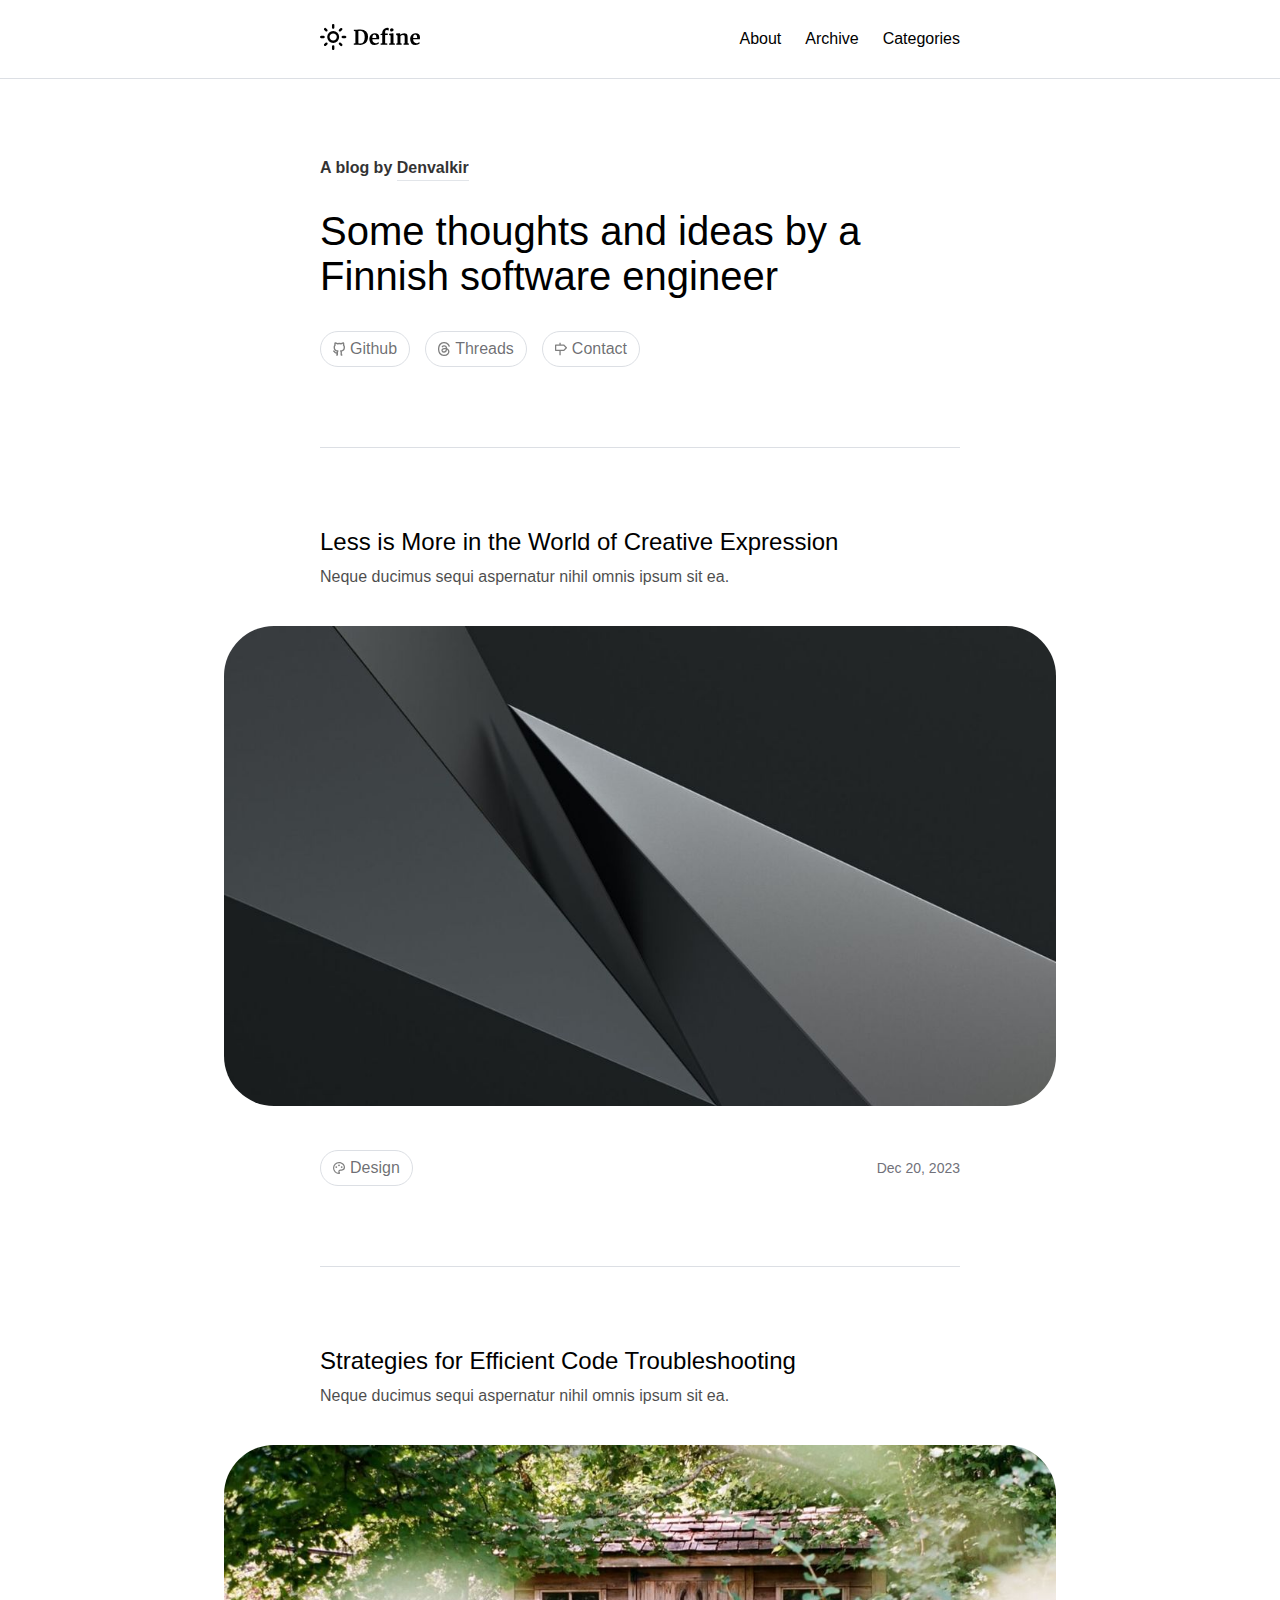
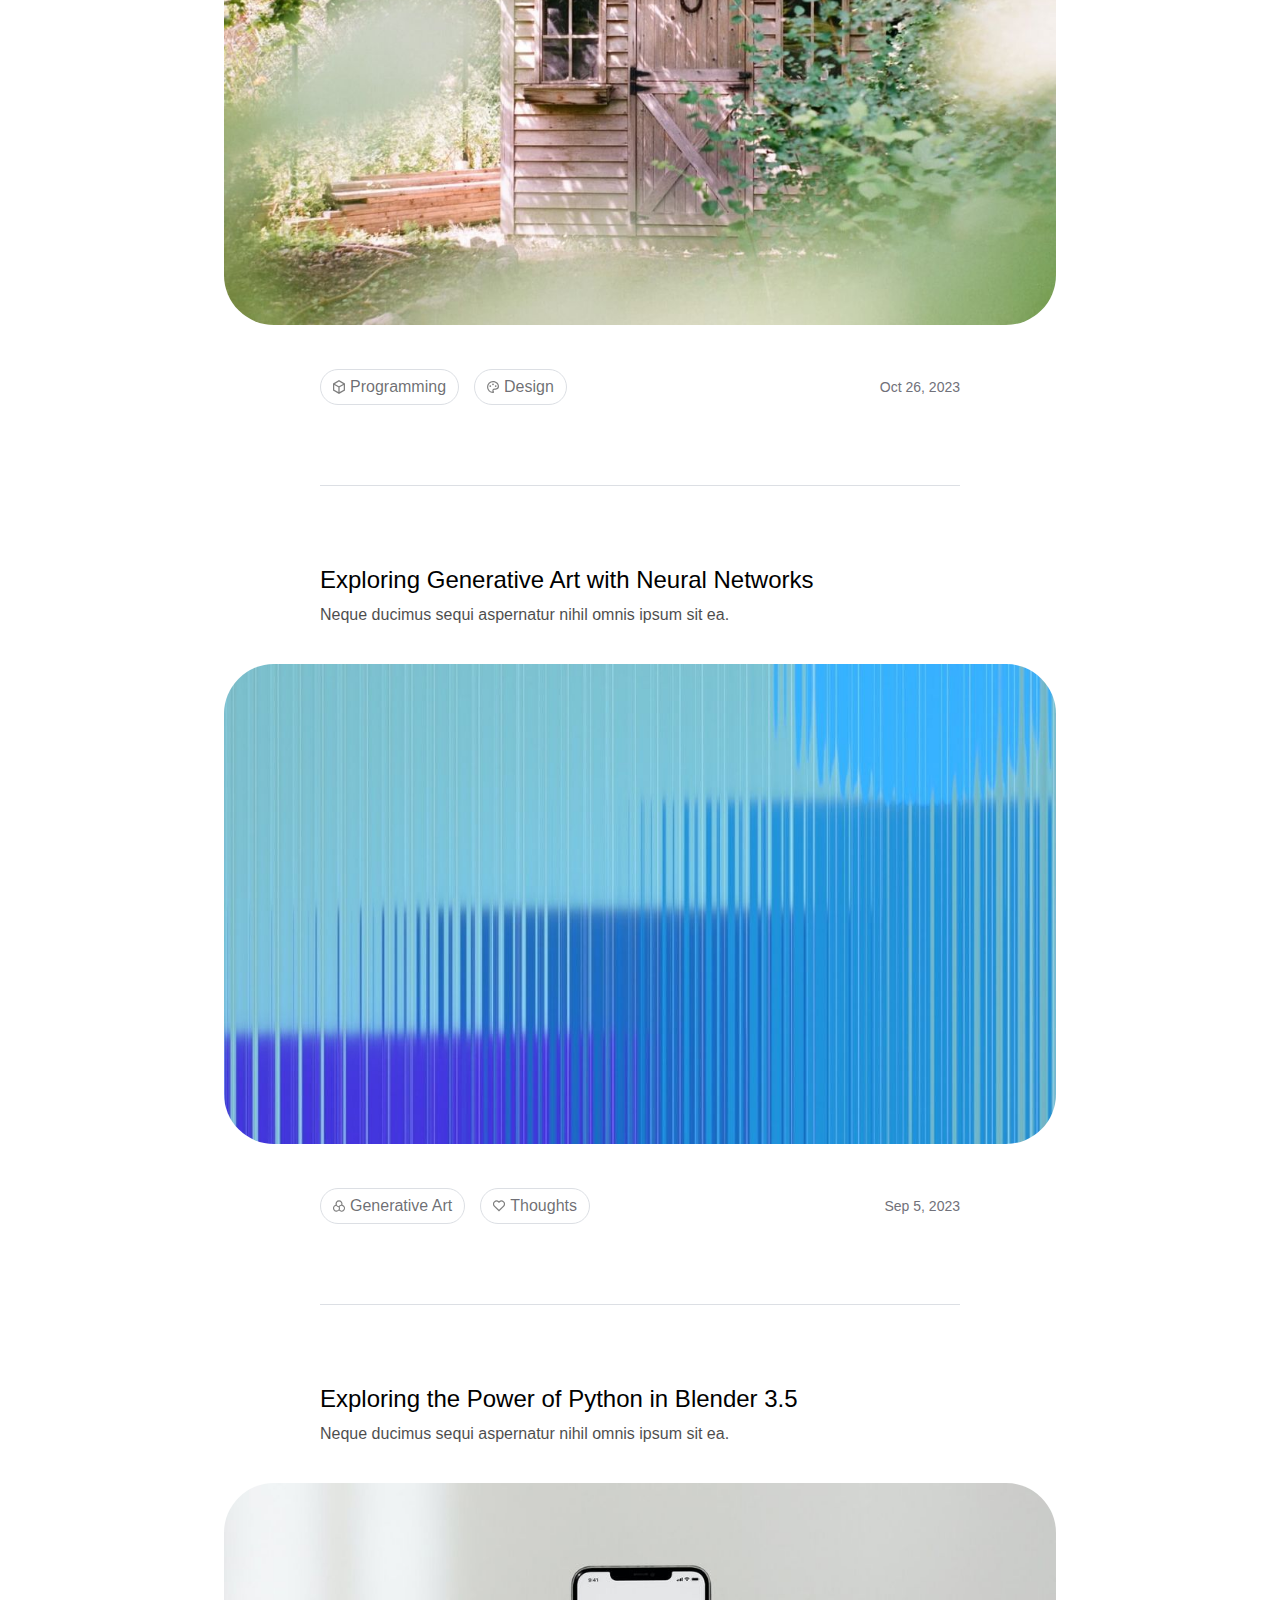
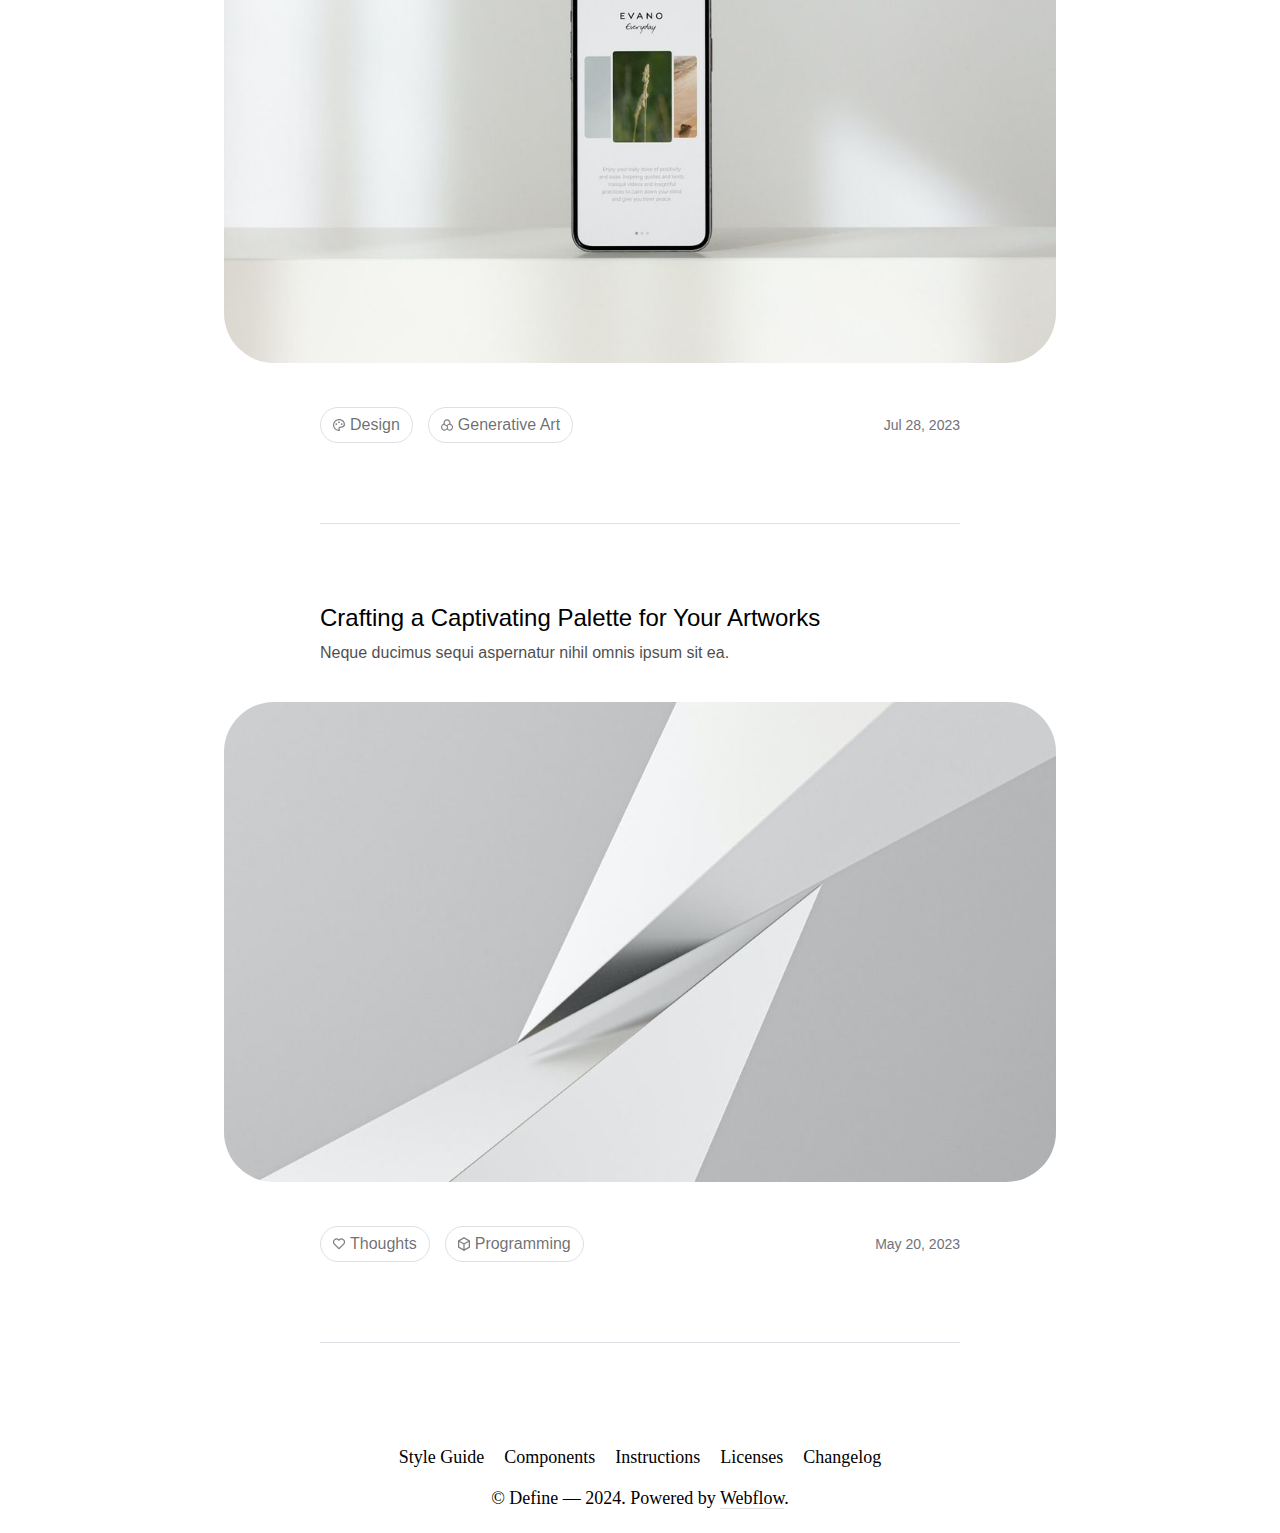
<file: index.html>
<!DOCTYPE html>
<html lang="ru">
  <head>
    <meta charset="UTF-8" />
    <meta name="viewport" content="width=device-width, initial-scale=1.0" />
    <title>Define</title>

    <link rel="stylesheet" href="/style/style.css" />
    <link rel="stylesheet" href="/style/header.css" />
    <link rel="stylesheet" href="/style/footer.css" />
    <link rel="stylesheet" href="/style/main.css" />
  </head>
  <body>
    <header class="header">
      <div class="header-container">
        <div>
          <a href="/"
            ><img src="images/svg-logo/logo-define.svg" alt="Define" />
          </a>
        </div>
        <div>
          <ul>
            <li><a href="about.html">About</a></li>
            <li><a href="index.html">Archive</a></li>
            <li><a href="index.html">Categories</a></li>
          </ul>
        </div>
      </div>
    </header>
    <main class="main-container">
      <div class="index-headpage-post">
        <h4 class="title-index-headpage-post">
          A blog by <a href="https://github.com/Denvalkir">Denvalkir</a>
        </h4>
        <p class="description-index-headpage-post">
          Some thoughts and ideas by a Finnish software engineer
        </p>
        <div class="icon-down-post">
          <a href="https://github.com/"
            ><img
              src="/images/svg-logo/icon__github.svg"
              alt="Github"
            />Github</a
          >
          <a href="https://threads.net/"
            ><img
              src="/images/svg-logo/icon__threads.svg"
              alt="Threads"
            />Threads</a
          >
          <a href="mailto:youremail@email.com?subject=Define%20-%20Contact"
            ><img
              src="/images/svg-logo/icon__email.svg"
              alt="Contact"
            />Contact</a
          >
        </div>
      </div>
      <div class="index-other-post">
        <div class="title-description-post">
          <h2 class="title-post">
            Less is More in the World of Creative Expression
          </h2>
          <p class="description-post">
            Neque ducimus sequi aspernatur nihil omnis ipsum sit ea.
          </p>
        </div>
        <div>
          <img class="img-post" src="/images/img__1-post-1080.jpg" alt="" />
        </div>
        <div class="icon-and-date-down-post">
          <div class="icon-down-post">
            <a href="https://define-template.webflow.io/category/design"
              ><img
                src="images/svg-logo/icon__design.svg"
                alt="Design"
              />Design</a
            >
          </div>
          <div class="date-down-post">
            <p>Dec 20, 2023</p>
          </div>
        </div>
      </div>
      <div class="index-other-post">
        <div class="title-description-post">
          <h2 class="title-post">
            Strategies for Efficient Code Troubleshooting
          </h2>
          <p class="description-post">
            Neque ducimus sequi aspernatur nihil omnis ipsum sit ea.
          </p>
        </div>
        <div>
          <img class="img-post" src="/images/img__2-post-1080.jpg" alt="" />
        </div>
        <div class="icon-and-date-down-post">
          <div class="icon-down-post">
            <a href="https://define-template.webflow.io/category/programming"
              ><img
                src="images/svg-logo/icon__programming.svg"
                alt="Programming"
              />Programming</a
            >
            <a href="https://define-template.webflow.io/category/design"
              ><img
                src="images/svg-logo/icon__design.svg"
                alt="Design"
              />Design</a
            >
          </div>
          <div>
            <p class="date-down-post">Oct 26, 2023</p>
          </div>
        </div>
      </div>
      <div class="index-other-post">
        <div class="title-description-post">
          <h2 class="title-post">
            Exploring Generative Art with Neural Networks
          </h2>
          <p class="description-post">
            Neque ducimus sequi aspernatur nihil omnis ipsum sit ea.
          </p>
        </div>
        <div>
          <img class="img-post" src="/images/img__3-post-1080.jpg" alt="" />
        </div>
        <div class="icon-and-date-down-post">
          <div class="icon-down-post">
            <a href="https://define-template.webflow.io/category/generative-art"
              ><img
                src="images/svg-logo/icon__generative.svg"
                alt="Generative Art"
              />Generative Art</a
            >
            <a href="https://define-template.webflow.io/category/thoughts"
              ><img
                src="images/svg-logo/icon__thoughts.svg"
                alt="Thoughts"
              />Thoughts</a
            >
          </div>
          <div>
            <p class="date-down-post">Sep 5, 2023</p>
          </div>
        </div>
      </div>
      <div class="index-other-post">
        <div class="title-description-post">
          <h2 class="title-post">
            Exploring the Power of Python in Blender 3.5
          </h2>
          <p class="description-post">
            Neque ducimus sequi aspernatur nihil omnis ipsum sit ea.
          </p>
        </div>
        <div>
          <img class="img-post" src="/images/img__4-post-1080.jpg" alt="" />
        </div>
        <div class="icon-and-date-down-post">
          <div class="icon-down-post">
            <a href="https://define-template.webflow.io/category/design">
              <img
                src="images/svg-logo/icon__design.svg"
                alt="Design"
              />Design</a
            >
            <a href="https://define-template.webflow.io/category/generative-art"
              ><img
                src="images/svg-logo/icon__generative.svg"
                alt="Generative Art"
              />Generative Art</a
            >
          </div>
          <div>
            <p class="date-down-post">Jul 28, 2023</p>
          </div>
        </div>
      </div>
      <div class="index-other-post">
        <div class="title-description-post">
          <h2 class="title-post">
            Crafting a Captivating Palette for Your Artworks
          </h2>
          <p class="description-post">
            Neque ducimus sequi aspernatur nihil omnis ipsum sit ea.
          </p>
        </div>
        <div>
          <img class="img-post" src="/images/img__5-post-1080.jpg" alt="" />
        </div>
        <div class="icon-and-date-down-post">
          <div class="icon-down-post">
            <a href="https://define-template.webflow.io/category/thoughts"
              ><img
                src="images/svg-logo/icon__thoughts.svg"
                alt="Thoughts"
              />Thoughts</a
            >
            <a href="https://define-template.webflow.io/category/programming"
              ><img
                src="images/svg-logo/icon__programming.svg"
                alt="Programming"
              />Programming</a
            >
          </div>
          <div>
            <p class="date-down-post">May 20, 2023</p>
          </div>
        </div>
      </div>
    </main>
    <footer>
      <div>
        <ul class="footer-nav">
          <li>
            <a href="/">Style Guide</a>
          </li>
          <li>
            <a href="/">Components</a>
          </li>
          <li><a href="/">Instructions</a></li>
          <li><a href="/">Licenses</a></li>
          <li><a href="/">Changelog</a></li>
        </ul>
      </div>
      <div class="powered-by">
        <p>© Define — 2024. Powered by <a href="">Webflow</a>.</p>
      </div>
    </footer>
  </body>
</html>
</file>
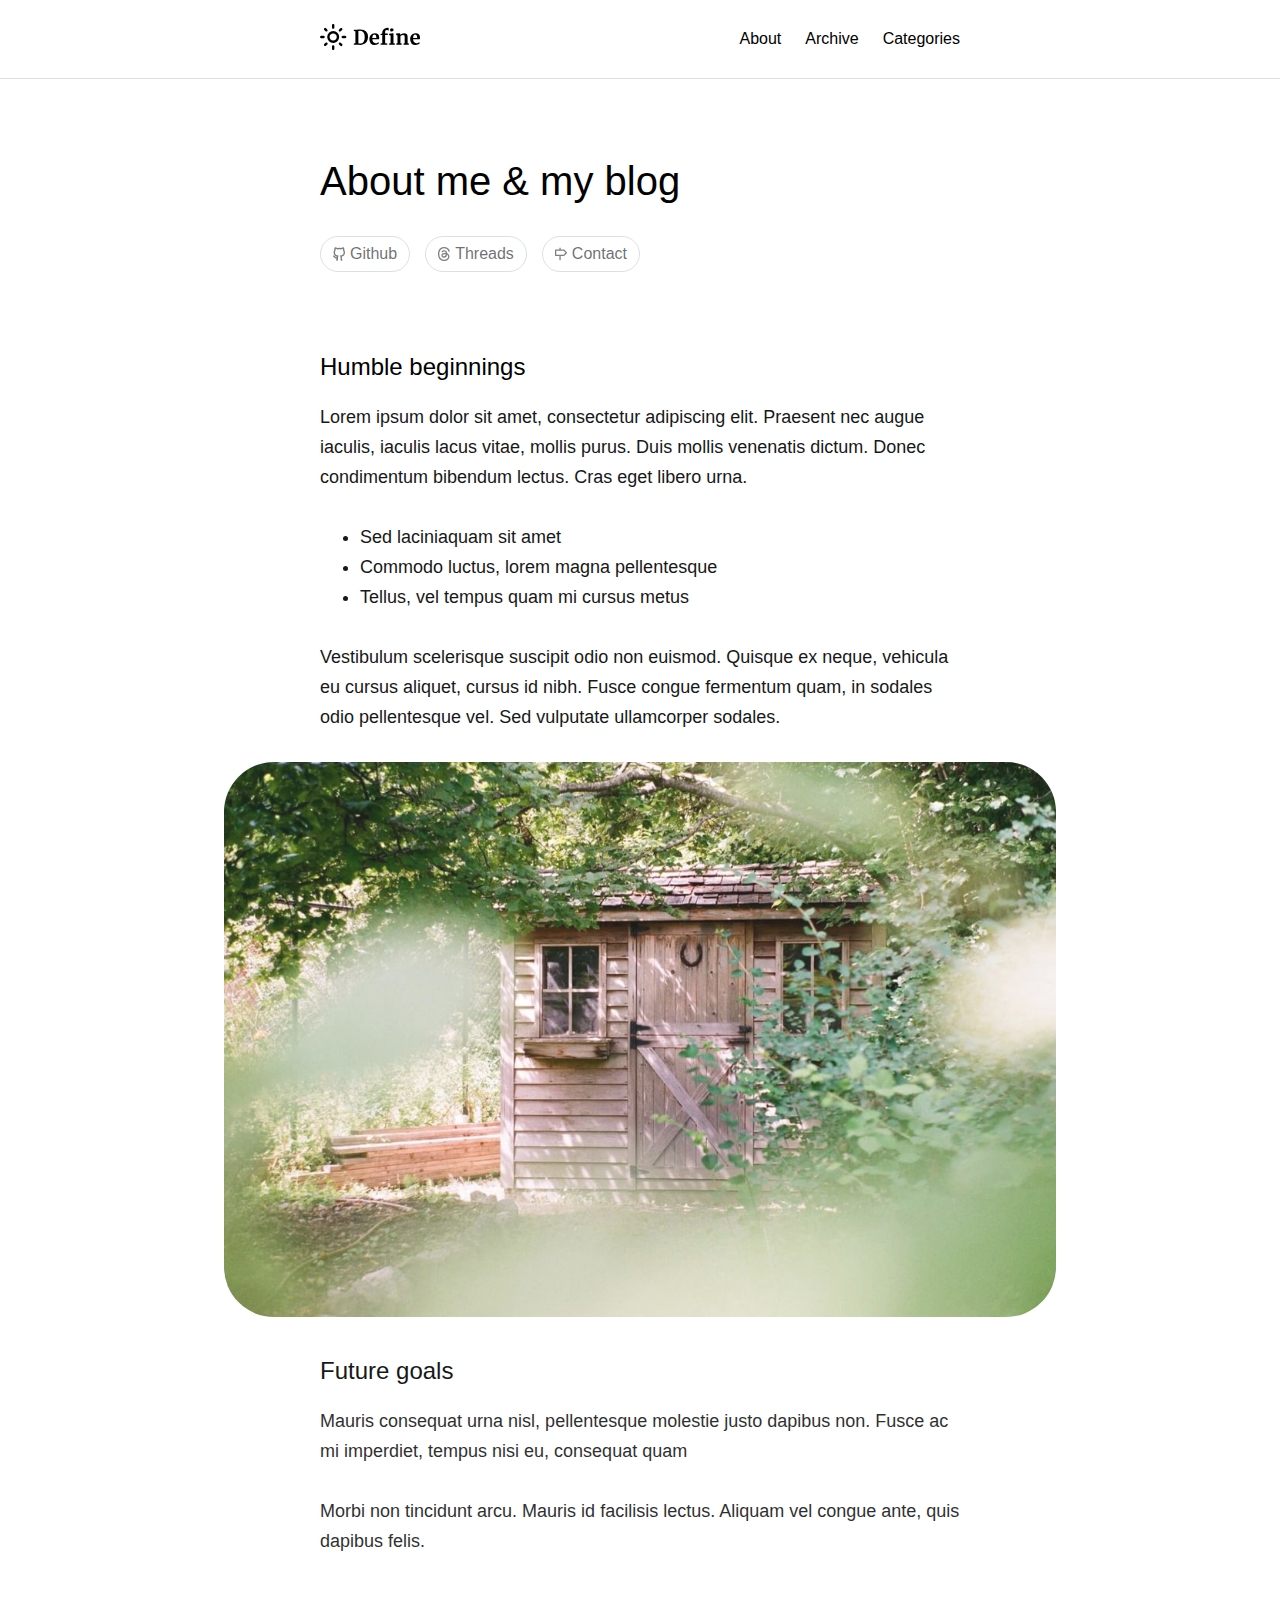
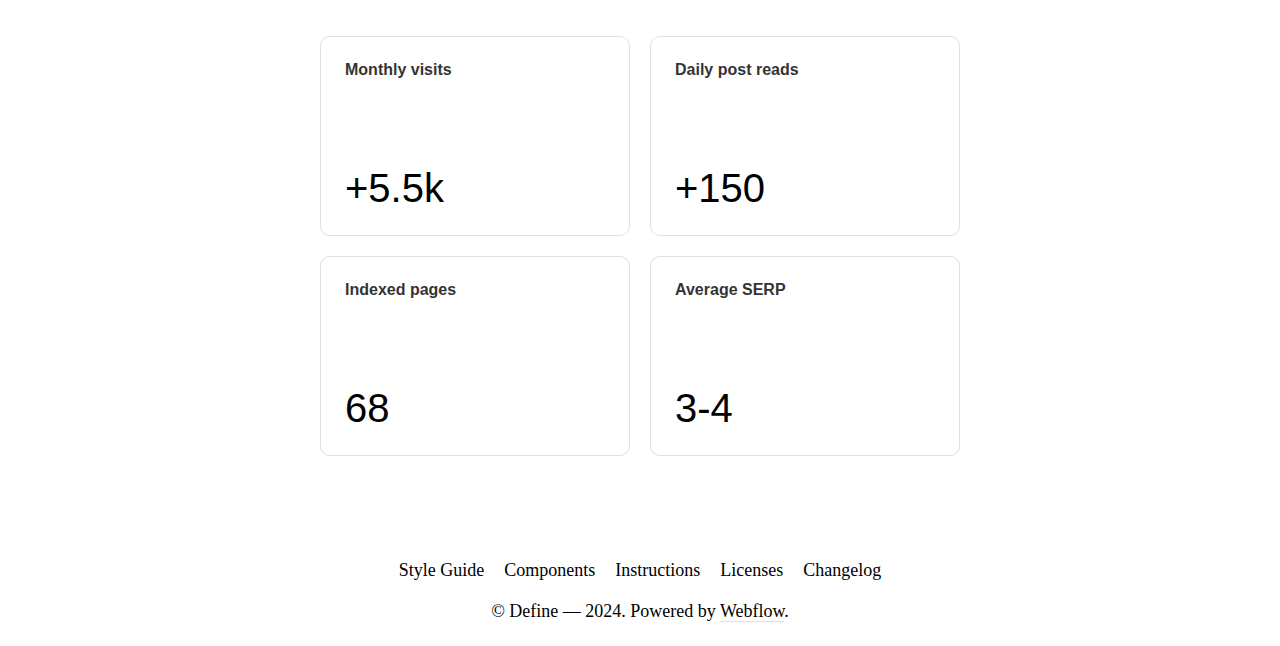
<file: about.html>
<!DOCTYPE html>
<html lang="ru">
  <head>
    <meta charset="UTF-8" />
    <meta name="viewport" content="width=device-width, initial-scale=1.0" />
    <title>About</title>

    <link rel="stylesheet" href="/style/style.css" />
    <link rel="stylesheet" href="/style/header.css" />
    <link rel="stylesheet" href="/style/footer.css" />
    <link rel="stylesheet" href="/style/main.css" />
  </head>
  <body>
    <header class="header">
      <div class="header-container">
        <div>
          <a href="/"
            ><img src="images/svg-logo/logo-define.svg" alt="Define" />
          </a>
        </div>
        <div>
          <ul>
            <li><a href="about.html">About</a></li>
            <li><a href="index.html">Archive</a></li>
            <li><a href="index.html">Categories</a></li>
          </ul>
        </div>
      </div>
    </header>
    <main class="main-container">
      <div class="about-headpage-post">
        <p class="title-about-headpage-post">About me & my blog</p>
        <div class="icon-down-post">
          <a href="https://github.com/"
            ><img
              src="/images/svg-logo/icon__github.svg"
              alt="Github"
            />Github</a
          >
          <a href="https://threads.net/"
            ><img
              src="/images/svg-logo/icon__threads.svg"
              alt="Threads"
            />Threads</a
          >
          <a href="mailto:youremail@email.com?subject=Define%20-%20Contact"
            ><img
              src="/images/svg-logo/icon__email.svg"
              alt="Contact"
            />Contact</a
          >
        </div>
      </div>
      <div class="about-post">
        <div class="title-about-post"><p>Humble beginnings</p></div>
        <div class="description-about-post">
          <div>
            <p>
              Lorem ipsum dolor sit amet, consectetur adipiscing elit. Praesent
              nec augue iaculis, iaculis lacus vitae, mollis purus. Duis mollis
              venenatis dictum. Donec condimentum bibendum lectus. Cras eget
              libero urna.
            </p>
          </div>
          <div>
            <ul class="ul-list">
              <li>
                <p>Sed laciniaquam sit amet</p>
              </li>
              <li>
                <p>Commodo luctus, lorem magna pellentesque</p>
              </li>
              <li>
                <p>Tellus, vel tempus quam mi cursus metus</p>
              </li>
            </ul>
          </div>
          <div>
            <p>
              Vestibulum scelerisque suscipit odio non euismod. Quisque ex
              neque, vehicula eu cursus aliquet, cursus id nibh. Fusce congue
              fermentum quam, in sodales odio pellentesque vel. Sed vulputate
              ullamcorper sodales.
            </p>
          </div>
          <div>
            <img
              class="img-about-post"
              src="/images/img__2-post-1080.jpg"
              alt=""
            />
          </div>
          <div class="future-goals-title-description">
            <div class="future-goals-title">
              <p>Future goals</p>
            </div>
            <div class="future-goals-description">
              <p>
                Mauris consequat urna nisl, pellentesque molestie justo dapibus
                non. Fusce ac mi imperdiet, tempus nisi eu, consequat quam
              </p>
              <p>
                Morbi non tincidunt arcu. Mauris id facilisis lectus. Aliquam
                vel congue ante, quis dapibus felis.
              </p>
            </div>
          </div>
        </div>
      </div>
      <div class="info-post">
        <div class="monthly-visits-and-daily-post-reads">
          <div class="monthly-visits">
            <h4>Monthly visits</h4>
            <p>+5.5k</p>
          </div>
          <div class="daily-post-reads">
            <h4>Daily post reads</h4>
            <p>+150</p>
          </div>
        </div>
        <div class="indexed-pages-and-average-serp">
          <div class="indexed-pages">
            <h4>Indexed pages</h4>
            <p>68</p>
          </div>
          <div class="average-serp">
            <h4>Average SERP</h4>
            <p>3-4</p>
          </div>
        </div>
      </div>
    </main>
    <footer>
      <div>
        <ul class="footer-nav">
          <li>
            <a href="/">Style Guide</a>
          </li>
          <li>
            <a href="/">Components</a>
          </li>
          <li><a href="/">Instructions</a></li>
          <li><a href="/">Licenses</a></li>
          <li><a href="/">Changelog</a></li>
        </ul>
      </div>
      <div class="powered-by">
        <p>© Define — 2024. Powered by <a href="">Webflow</a>.</p>
      </div>
    </footer>
  </body>
</html>
</file>
<file: style/style.css>
* {
  padding: 0;
  margin: 0;
  box-sizing: border-box;

  --container-padding-header: 24px 0px;
  --container-padding-main: 80px 0;
  --container-padding-footer: 24px;

  --border-down: #dcdfe4;

  text-decoration: none;

  img {
    width: 100%;
  }
}
</file>
<file: style/header.css>
header {
  border-bottom: 1px solid var(--border-down);

  .header-container {
    padding: var(--container-padding-header);
    display: flex;
    justify-content: space-between;
    font-family: Inter, sans-serif;
    align-items: center;
    width: 100%;
    max-width: 640px;
    margin-left: auto;
    margin-right: auto;
  }

  img {
    width: 100px;
  }

  a {
    color: black;
    list-style-type: none;
  }
}
.header ul {
  display: flex;
  font-size: 16px;
  gap: 24px;
  list-style-type: none;
}
</file>
<file: style/footer.css>
footer {
  display: flex;
  flex-direction: column;
  gap: 20px;
  padding: 24px;

  .footer-nav {
    color: black;
    display: flex;
    flex-direction: row;
    font-size: 18px;
    justify-content: center;
    gap: 20px;
    list-style-type: none;
  }

  a {
    color: black;
  }
}

.powered-by {
  display: flex;
  justify-content: center;
  font-size: 18px;
  padding-bottom: 0px;

  a {
    border-bottom: 1px solid #dcdfe4;
  }
}
</file>
<file: style/main.css>
/*  Index page - css */

.main-container {
  padding: var(--container-padding-main);
  flex-direction: column;
  font-family: Inter, sans-serif;
  max-width: 640px;
  margin-left: auto;
  margin-right: auto;
}

.img-post {
  width: 130%;
  margin-left: -15%;
  height: 480px;
  object-fit: cover;
  border-radius: 50px;
}

.index-headpage-post {
  display: flex;
  flex-direction: column;
  gap: 32px;
  border-bottom: 1px solid var(--border-down);
  padding-bottom: 80px;

  .title-index-headpage-post {
    text-decoration: none;
    opacity: 0.8;

    a {
      padding-bottom: 4px;
      border-bottom: 1px solid #dcdfe4;
      color: black;
    }
  }
  .description-index-headpage-post {
    font-size: 40px;
  }
}

.index-other-post {
  display: flex;
  flex-direction: column;
  gap: 40px;
  border-bottom: 1px solid var(--border-down);
  padding: 80px 0;

  .title-description-post {
    display: flex;
    flex-direction: column;
    gap: 12px;
  }

  .title-post {
    font-weight: 500;
  }

  .description-post {
    opacity: 0.7;
  }
}

.icon-down-post {
  display: flex;
  gap: 15px;
  align-items: center;

  a {
    border: 1px solid #dcdfe4;
    border-radius: 20px;
    padding: 8px 12px;
    color: #1a1a25a6;
    font-weight: 500;
    display: flex;
    gap: 5px;
    justify-content: flex-end;
  }

  img {
    width: 12px;
    opacity: 0.5;
  }
}

.icon-and-date-down-post {
  display: flex;
  justify-content: space-between;
  align-items: center;

  p {
    color: #71717a;
    font-size: 14px;
  }
}

/*  About page - css */

/* About page - About me & my blog */
.about-headpage-post {
  display: flex;
  flex-direction: column;
  gap: 32px;
  padding-bottom: 80px;

  .title-about-headpage-post {
    font-size: 40px;
  }
}

/* Humble beginnings... */

.about-post {
  display: flex;
  flex-direction: column;
  gap: 20px;
  line-height: 30px;
  padding-bottom: 80px;

  .title-about-post {
    font-size: 24px;
  }

  .description-about-post {
    font-size: 18px;
    display: flex;
    flex-direction: column;
    gap: 30px;
    opacity: 0.9;
  }
}

.future-goals-title-description {
  display: flex;
  flex-direction: column;
  gap: 20px;

  .future-goals-title {
    display: flex;
    flex-direction: column;
    gap: 20px;
    font-size: 24px;
  }

  .future-goals-description {
    display: flex;
    flex-direction: column;
    gap: 30px;
    opacity: 0.9;
  }
}

.ul-list {
  padding-left: 40px;
  display: flex;
  flex-direction: column;
}

.img-about-post {
  width: 130%;
  margin-left: -15%;
  object-fit: cover;
  border-radius: 50px;
}

/* Info post: Monthly visits, Daily post reads, Indexed pages, Average SERP */

.info-post {
  display: flex;
  flex-direction: column;
  gap: 20px;
}

.monthly-visits,
.daily-post-reads,
.indexed-pages,
.average-serp {
  border: 1px solid #dcdfe4;
  padding: 24px;
  height: 200px;
  width: 310px;
  border-radius: 10px;
  display: flex;
  flex-direction: column;
  justify-content: space-between;

  h4 {
    opacity: 0.8;
  }

  p {
    font-size: 40px;
  }
}

.monthly-visits-and-daily-post-reads,
.indexed-pages-and-average-serp {
  display: flex;
  justify-content: space-between;
}
</file>
